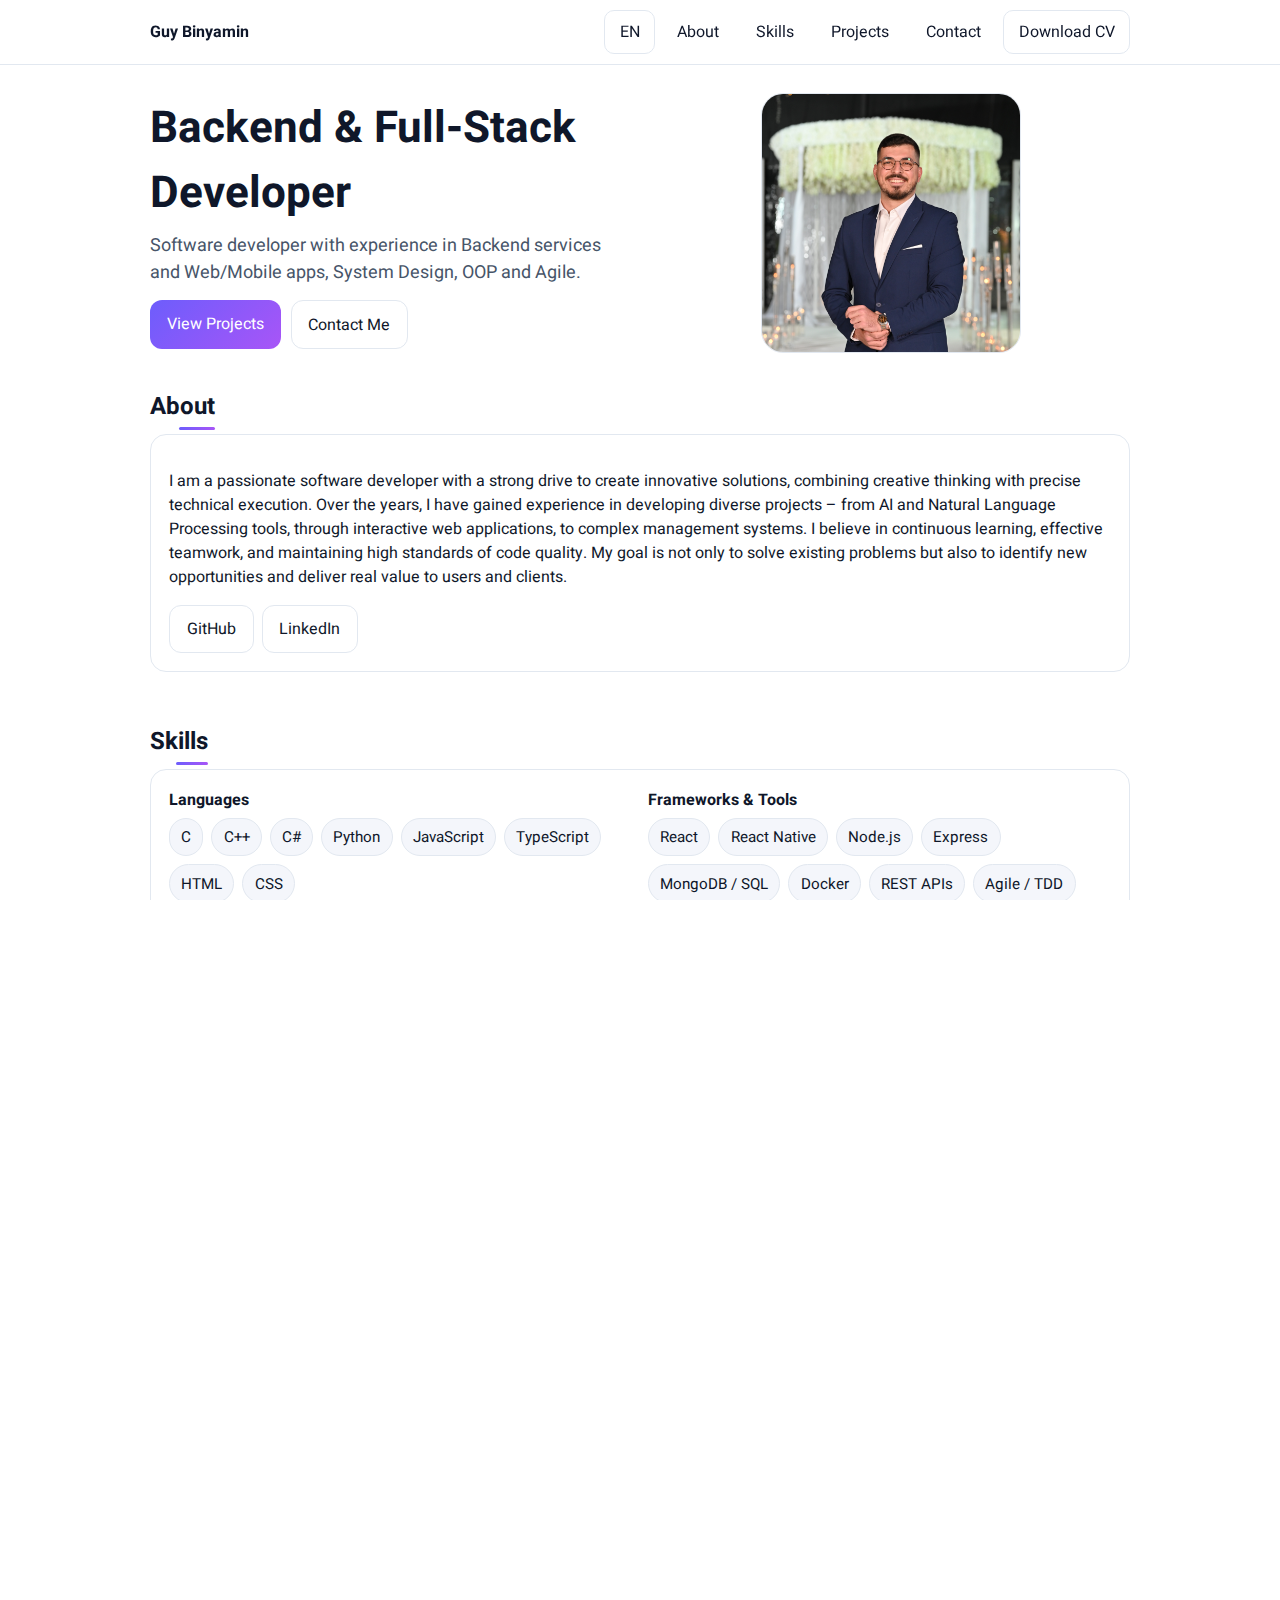
<file: index.html>
<!DOCTYPE html>
<html dir="ltr" lang="en">
<head>
  <meta charset="utf-8"/>
  <meta name="viewport" content="width=device-width, initial-scale=1"/>
  <meta property="og:url" content="https://guybenja.github.io/portfolio/">
  <title>Guy Binyamin · Portfolio</title>
  <meta name="description" content="Guy Binyamin — Backend & Full-Stack Developer"/>
  <link href="https://fonts.googleapis.com/css2?family=Poppins:wght@300;400;500;600&family=Heebo:wght@300;400;500;700&display=swap" rel="stylesheet"/>
  <link rel="stylesheet" href="style.css"/>
  <link rel="icon" href="assets/favicon.ico" type="image/x-icon"/>

    <!-- display/hide by page language (no text shortening) -->
  <style>
    html[lang="en"] .lang-he { display: none; }
    html[lang="he"] .lang-en { display: none; }
  </style>
</head>
<body>
  <div class="topbar">
    <div class="container nav">
      <div class="nav-left"><strong>Guy Binyamin</strong></div>

      <!-- Hamburger (mobile) -->
      <button class="hamburger" id="menuToggle" aria-label="Open menu" aria-expanded="false" aria-controls="primaryNav">
        <span class="hamburger-line"></span>
        <span class="hamburger-line"></span>
        <span class="hamburger-line"></span>
      </button>

      <div class="nav-right" id="primaryNav">
        <a class="btn" href="#" id="langToggle">🇬🇧 EN</a>
        <a href="#about" data-i18n="nav_about">About</a>
        <a href="#skills" data-i18n="nav_skills">Skills</a>
        <a href="#projects" data-i18n="nav_projects">Projects</a>
        <a href="#contact" data-i18n="nav_contact">Contact</a>
        <a class="btn" href="assets/Guy_Binyamin.pdf" target="_blank">Download CV</a>
      </div>
    </div>
  </div>

    <!-- backdrop for side menu -->
  <div class="menu-backdrop" id="menuBackdrop" hidden></div>

  <main class="container fade-scope">
    <!-- Hero -->
    <section class="hero">
      <div>
        <h1 class="title" data-i18n="hero_title">Backend & Full-Stack Developer</h1>
        <p class="subtitle" data-i18n="hero_sub">Software developer with experience in Backend services and Web/Mobile apps, System Design, OOP and Agile.</p>
        <div class="cta">
          <a class="btn primary" data-i18n="cta_projects" href="#projects">View Projects</a>
          <a class="btn" data-i18n="cta_email" href="mailto:guybin56@gmail.com">Contact Me</a>
        </div>
      </div>
      <div style="display:flex; justify-content:center">
        <div class="portrait"><img src="assets/portrait.jpg" alt="Guy portrait" loading="lazy" decoding="async"/></div>
      </div>
    </section>

    <!-- About -->
    <section id="about">
      <h2 class="section-title" data-i18n="about_title">About</h2>
      <div class="card">
        <!-- EN  -->
        <p class="lang-en">
          I am a passionate software developer with a strong drive to create innovative solutions, combining creative thinking with precise technical execution. Over the years, I have gained experience in developing diverse projects – from AI and Natural Language Processing tools, through interactive web applications, to complex management systems. I believe in continuous learning, effective teamwork, and maintaining high standards of code quality. My goal is not only to solve existing problems but also to identify new opportunities and deliver real value to users and clients.
        </p>
        <!-- HE  -->
        <p class="lang-he">
          אני מפתח תוכנה בעל תשוקה אמיתית ליצירת פתרונות חדשניים, עם יכולת לשלב בין חשיבה יצירתית ליישום טכנולוגי מדויק. לאורך הדרך צברתי ניסיון בפיתוח פרויקטים מגוונים – החל מכלים מבוססי בינה מלאכותית ועיבוד שפה טבעית, דרך אתרי אינטרנט אינטראקטיביים, ועד למערכות ניהול מורכבות. אני מאמין בלמידה מתמדת, עבודה בצוות ושמירה על סטנדרטים גבוהים של כתיבת קוד. מטרתי היא לא רק לפתור בעיות קיימות, אלא גם לזהות הזדמנויות חדשות וליצור ערך אמיתי עבור המשתמשים והלקוחות.
        </p>

        <div class="chips" style="margin-top:10px">
          <a class="btn" href="https://github.com/GuyBenja" target="_blank" rel="noopener">GitHub</a>
          <a class="btn" href="https://www.linkedin.com/in/guy-binyamin-1a4323286/" target="_blank" rel="noopener">LinkedIn</a>
        </div>
      </div>
    </section>

    <!-- Skills -->
    <section id="skills">
      <h2 class="section-title" data-i18n="skills_title">Skills</h2>
      <div class="card grid-2">
        <div>
          <strong>Languages</strong>
          <div class="chips">
            <div class="chip">C</div><div class="chip">C++</div><div class="chip">C#</div>
            <div class="chip">Python</div><div class="chip">JavaScript</div><div class="chip">TypeScript</div>
            <div class="chip">HTML</div><div class="chip">CSS</div>
          </div>
        </div>
        <div>
          <strong>Frameworks &amp; Tools</strong>
          <div class="chips">
            <div class="chip">React</div><div class="chip">React Native</div><div class="chip">Node.js</div><div class="chip">Express</div>
            <div class="chip">MongoDB / SQL</div><div class="chip">Docker</div><div class="chip">REST APIs</div><div class="chip">Agile / TDD</div>
          </div>
        </div>
      </div>
    </section>

    <!-- Projects -->
    <section id="projects">
      <h2 class="section-title" data-i18n="projects_title">Projects</h2>
      <div class="projects">
        <div class="project card">
          <h3>Near Synonyms — NLP + LLM Learning App</h3>

          <!-- EN (מלא) -->
          <p class="lang-en">
            A research-driven learning tool that helps users choose the most context-appropriate near-synonym. We combine NLP with LLMs and use perplexity/probabilities to select representative sentences from a large corpus and to evaluate which word best fits the context. Includes a practice/quiz flow and LLM-based explanations for why one word fits better than another.
          </p>
          <!-- HE (מלא) -->
          <p class="lang-he">
            כלי לימוד מחקרי המסייע למשתמשים לבחור את המילה הכמעט-נרדפת המתאימה ביותר להקשר. משלב NLP עם LLM וחישובי perplexity/הסתברות כדי לבחור משפטים מייצגים ממאגר גדול ולהעריך איזו מילה מתאימה ביותר. כולל תרגול/בחינה והסברים מבוססי LLM מדוע מילה אחת מתאימה יותר מהאחרת.
          </p>

          <div class="tags">
            <span class="tag">React Native</span><span class="tag">Node.js</span><span class="tag">OpenAI</span><span class="tag">Python</span><span class="tag">AWS</span>
          </div>
          <div class="actions">
            <a class="btn primary" href="assets/near_synonyms_demo.mp4" target="_blank" data-i18n="btn_view_video" rel="noopener">Watch Video</a>
            <a class="btn" href="https://github.com/GuyBenja/NearSynonymsProject" target="_blank" data-i18n="btn_view_code" rel="noopener">View Code</a>
            <a class="btn" href="assets/near_synonyms_poster.jpg" target="_blank" data-i18n="btn_view_poster" rel="noopener">View Poster</a>
          </div>
        </div>

        <div class="project card">
          <h3>Financial Landing Page</h3>

          <!-- EN (מלא) -->
          <p class="lang-en">
            A clean marketing landing page for independent pension advisors, built with HTML/CSS/JS and deployed on GitHub Pages.
          </p>
          <!-- HE (מלא) -->
          <p class="lang-he">
            דף נחיתה שיווקי נקי עבור יועצים פנסיוניים עצמאיים, נבנה ב-HTML/CSS/JS ופורס ב-GitHub Pages.
          </p>

          <div class="tags">
            <span class="tag">HTML</span><span class="tag">CSS</span><span class="tag">JavaScript</span><span class="tag">GitHub Pages</span>
          </div>
          <div class="actions">
            <a class="btn primary" href="https://guybenja.github.io/financial-landing/" target="_blank" data-i18n="btn_live_demo" rel="noopener">Live Demo</a>
            <a class="btn" href="https://github.com/GuyBenja/financial-landing" target="_blank" data-i18n="btn_view_code" rel="noopener">View Code</a>
          </div>
        </div>

        <div class="project card">
          <h3>Project #3 — Coming Soon</h3>
            <p class="lang-en">Details coming soon.</p>
          <div class="tags"><span class="tag">TBD</span></div>
        </div>
      </div>
    </section>

    <!-- Contact -->
    <section id="contact">
      <h2 class="section-title" data-i18n="contact_title">Contact</h2>
      <div class="contact-wrap">
        <div class="card">
          <!-- EN -->
          <p class="muted lang-en" data-i18n="contact_intro">Leave your details and I’ll get back to you.</p>
          <!-- HE -->
          <p class="muted lang-he">השאירו פרטים ונחזור אליכם בהקדם.</p>

          <form class="form" method="POST" action="https://formspree.io/f/manoyjzq">
            <input class="input" type="text" name="name" placeholder="Full Name / שם מלא" required/>
            <input class="input" type="email" name="email" placeholder="Email / דואר אלקטרוני" required/>
            <input class="input" type="tel" name="phone" placeholder="Phone / טלפון"/>
            <textarea class="textarea" name="message" placeholder="Message / הודעה" rows="4"></textarea>
            <button class="btn primary submit-full" type="submit" data-i18n="btn_send">Send Message</button>
          </form>
        </div>
        <div class="card contact-info">
          <div data-i18n="contact_info_title" style="font-weight:600; margin-bottom:6px">Contact Information</div>
          <div class="info-row"><span class="ico">✉️</span><a href="mailto:guybin56@gmail.com">guybin56@gmail.com</a></div>
          <div class="info-row"><span class="ico">📞</span><a href="tel:0509034335">050-9034335</a></div>
          <div class="info-row"><span class="ico">📍</span><span data-i18n="contact_location">Center District, Israel</span></div>
          <div class="socials">
            <!-- LinkedIn icon -->
            <a class="li" href="https://www.linkedin.com/in/guy-binyamin-1a4323286/" target="_blank" aria-label="LinkedIn" rel="noopener">
                <svg aria-hidden="true" width="22" height="22" viewBox="0 0 24 24" fill="currentColor">
                <path d="M19 3A2 2 0 0 1 21 5V19A2 2 0 0 1 19 21H5A2 2 0 0 1 3 19V5A2 2 0 0 1 5 3H19M8.34 17V10.67H6.11V17H8.34M7.23 9.61C8 9.61 8.6 9 8.6 8.27C8.6 7.54 8 6.93 7.23 6.93C6.46 6.93 5.86 7.54 5.86 8.27C5.86 9 6.46 9.61 7.23 9.61M18 17V13.56C18 11.67 16.98 10.74 15.42 10.74C14.3 10.74 13.65 11.35 13.38 11.85H13.34V10.67H11.17V17H13.44V13.89C13.44 12.88 13.62 11.91 14.86 11.91C16.08 11.91 16.09 12.98 16.09 13.96V17H18Z"/>
                </svg>
            </a>
            <!-- GitHub icon -->
            <a class="gh" href="https://github.com/GuyBenja" target="_blank" aria-label="GitHub" rel="noopener">
                <svg aria-hidden="true" width="22" height="22" viewBox="0 0 24 24" fill="currentColor">
                <path d="M12 2C6.48 2 2 6.58 2 12.26c0 4.51 2.87 8.33 6.84 9.68.5.1.68-.22.68-.49 0-.24-.01-.87-.01-1.71-2.78.62-3.37-1.2-3.37-1.2-.45-1.18-1.11-1.5-1.11-1.5-.9-.63.07-.62.07-.62 1 .07 1.53 1.06 1.53 1.06.9 1.57 2.37 1.12 2.95.86.09-.67.35-1.12.63-1.38-2.22-.26-4.56-1.14-4.56-5.09 0-1.12.39-2.04 1.04-2.76-.1-.26-.45-1.3.1-2.72 0 0 .84-.27 2.75 1.05a9.28 9.28 0 0 1 5 0c1.9-1.32 2.74-1.05 2.74-1.05.56 1.42.21 2.46.11 2.72.66.72 1.04 1.64 1.04 2.76 0 3.96-2.34 4.81-4.57 5.07.36.32.67.95.67 1.92 0 1.39-.01 2.51-.01 2.85 0 .27.18.6.69.49A10.05 10.05 0 0 0 22 12.26C22 6.58 17.52 2 12 2Z"/>
                </svg>
            </a>
            </div>

        </div>
      </div>
    </section>
  </main>

  <footer style="text-align:center; padding:15px; background-color:#0a0a0a; color:#ccc; font-size:14px;">
    © Guy Binyamin. All rights reserved. ·
    <a href="privacy.html" style="color:#ccc; text-decoration:underline; text-underline-offset:2px">Privacy</a>
  </footer>

  <script src="script.js" defer></script>
</body>
</html>
</file>
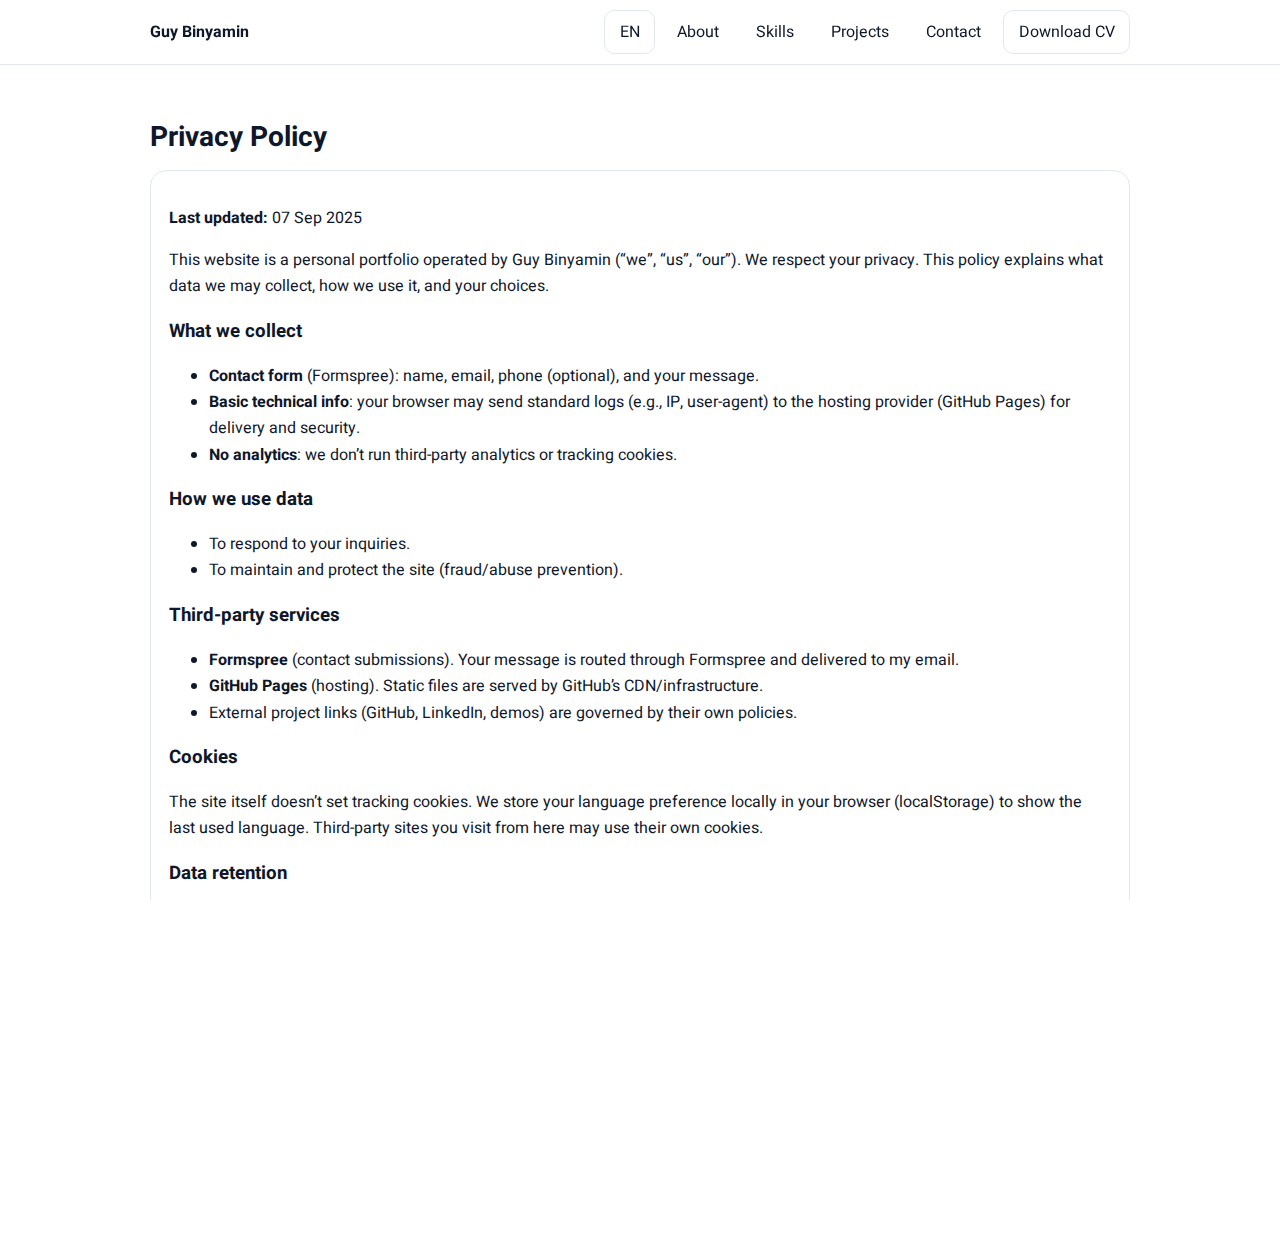
<file: privacy.html>
<!DOCTYPE html>
<html dir="ltr" lang="en">
<head>
  <meta charset="utf-8"/>
  <meta name="viewport" content="width=device-width, initial-scale=1"/>
  <meta property="og:url" content="https://guybenja.github.io/portfolio/privacy.html">
  <title>Privacy · Guy Binyamin</title>
  <meta name="description" content="Privacy Policy for Guy Binyamin portfolio site."/>
  <link href="https://fonts.googleapis.com/css2?family=Poppins:wght@300;400;500;600&family=Heebo:wght@300;400;500;700&display=swap" rel="stylesheet"/>
  <link rel="stylesheet" href="style.css"/>
  <link rel="icon" href="assets/favicon.ico" type="image/x-icon"/>

  <!-- display/hide by page language (no text shortening) -->
  <style>
    html[lang="en"] .lang-he { display: none; }
    html[lang="he"] .lang-en { display: none; }
  </style>
</head>
<body>
  <!-- Topbar ( navigation) -->
  <div class="topbar">
    <div class="container nav">
      <div class="nav-left"><strong>Guy Binyamin</strong></div>

      <!-- Hamburger (mobile) -->
      <button class="hamburger" id="menuToggle" aria-label="Open menu" aria-expanded="false" aria-controls="primaryNav">
        <span class="hamburger-line"></span>
        <span class="hamburger-line"></span>
        <span class="hamburger-line"></span>
      </button>

      <div class="nav-right" id="primaryNav">
        <a class="btn" href="#" id="langToggle">🇬🇧 EN</a>
        <!-- Navigation links -->
        <a href="index.html#about" data-i18n="nav_about">About</a>
        <a href="index.html#skills" data-i18n="nav_skills">Skills</a>
        <a href="index.html#projects" data-i18n="nav_projects">Projects</a>
        <a href="index.html#contact" data-i18n="nav_contact">Contact</a>
        <a class="btn" href="assets/Guy_Binyamin.pdf" target="_blank" rel="noopener">Download CV</a>
      </div>
    </div>
  </div>

  <!-- backdrop for side menu -->
  <div class="menu-backdrop" id="menuBackdrop" hidden></div>

  <main class="container" style="padding-top:26px">
    <section>
      <h1 class="title" style="font-size:28px; margin-bottom:12px">
        <span class="lang-en">Privacy Policy</span>
        <span class="lang-he">מדיניות פרטיות</span>
      </h1>
      <div class="card" style="line-height:1.65">
        <!-- ===== EN ===== -->
        <div class="lang-en">
          <p><strong>Last updated:</strong> 07 Sep 2025</p>

          <p>
            This website is a personal portfolio operated by Guy Binyamin (“we”, “us”, “our”). We respect your privacy.
            This policy explains what data we may collect, how we use it, and your choices.
          </p>

          <h3 style="margin:14px 0 8px">What we collect</h3>
          <ul>
            <li><strong>Contact form</strong> (Formspree): name, email, phone (optional), and your message.</li>
            <li><strong>Basic technical info</strong>: your browser may send standard logs (e.g., IP, user-agent) to the hosting provider (GitHub Pages) for delivery and security.</li>
            <li><strong>No analytics</strong>: we don’t run third-party analytics or tracking cookies.</li>
          </ul>

          <h3 style="margin:14px 0 8px">How we use data</h3>
          <ul>
            <li>To respond to your inquiries.</li>
            <li>To maintain and protect the site (fraud/abuse prevention).</li>
          </ul>

          <h3 style="margin:14px 0 8px">Third-party services</h3>
          <ul>
            <li><strong>Formspree</strong> (contact submissions). Your message is routed through Formspree and delivered to my email.</li>
            <li><strong>GitHub Pages</strong> (hosting). Static files are served by GitHub’s CDN/infrastructure.</li>
            <li>External project links (GitHub, LinkedIn, demos) are governed by their own policies.</li>
          </ul>

          <h3 style="margin:14px 0 8px">Cookies</h3>
          <p>
            The site itself doesn’t set tracking cookies. We store your language preference locally in your browser (localStorage) to show the last used language. Third-party sites you visit from here may use their own cookies.
          </p>

          <h3 style="margin:14px 0 8px">Data retention</h3>
          <p>
            Contact messages may be retained for as long as needed to communicate with you and maintain records. You can ask to delete them at any time.
          </p>

          <h3 style="margin:14px 0 8px">Your rights & contact</h3>
          <p>
            To access, update, or request deletion of your contact message, email:
            <a href="mailto:guybin56@gmail.com">guybin56@gmail.com</a>.
          </p>

          <h3 style="margin:14px 0 8px">Changes</h3>
          <p>
            We may update this policy from time to time. The “Last updated” date will reflect the latest version.
          </p>
        </div>

        <!-- ===== HE ===== -->
        <div class="lang-he" dir="rtl">
          <p><strong>עודכן לאחרונה:</strong> 07 בספטמבר 2025</p>

          <p>
            אתר זה הוא פורטפוליו אישי המופעל על-ידי גיא בנימין (“אנחנו”). אנו מכבדים את פרטיותך.
            מסמך זה מסביר אילו נתונים עשויים להיאסף, כיצד אנו משתמשים בהם, ומהן הבחירות שלך.
          </p>

          <h3 style="margin:14px 0 8px">אילו נתונים נאספים</h3>
          <ul>
            <li><strong>טופס יצירת קשר</strong> (Formspree): שם, אימייל, טלפון (אופציונלי) ותוכן ההודעה.</li>
            <li><strong>מידע טכני בסיסי</strong>: הדפדפן שלך עשוי לשלוח נתוני לוג סטנדרטיים (כגון IP ו-user-agent) לספק האחסון (GitHub Pages) לצורך אבטחה והעברת התוכן.</li>
            <li><strong>ללא אנליטיקה</strong>: האתר אינו מפעיל כלי אנליטיקה או עוגיות מעקב של צד שלישי.</li>
          </ul>

          <h3 style="margin:14px 0 8px">כיצד נעשה שימוש בנתונים</h3>
          <ul>
            <li>מענה לפניות שלך.</li>
            <li>תחזוקה והגנה על האתר (מניעת הונאה/שימוש לרעה).</li>
          </ul>

          <h3 style="margin:14px 0 8px">שירותי צד שלישי</h3>
          <ul>
            <li><strong>Formspree</strong> (שליחת הודעות יצירת קשר) – ההודעה מנותבת דרך Formspree ונשלחת אל תיבת האימייל שלי.</li>
            <li><strong>GitHub Pages</strong> (אחסון) – קבצים סטטיים מוגשים באמצעות התשתית של GitHub.</li>
            <li>קישורים חיצוניים (GitHub, LinkedIn, דמואים) כפופים למדיניות הפרטיות של אותם אתרים.</li>
          </ul>

          <h3 style="margin:14px 0 8px">עוגיות (Cookies)</h3>
          <p>
            האתר עצמו אינו יוצר עוגיות מעקב. אנו שומרים את העדפת השפה שלך באופן מקומי בדפדפן (localStorage) כדי להציג את השפה האחרונה שבה השתמשת.
            אתרי צד שלישי שאליהם תנווט מכאן עשויים להשתמש בעוגיות משלהם.
          </p>

          <h3 style="margin:14px 0 8px">שמירת נתונים</h3>
          <p>
            הודעות יצירת קשר עשויות להישמר כל עוד נדרש לצורך תקשורת ותיעוד. ניתן לבקש מחיקה בכל עת.
          </p>

          <h3 style="margin:14px 0 8px">הזכויות שלך ויצירת קשר</h3>
          <p>
            לבקשת גישה, עדכון או מחיקה של הודעתך, ניתן לפנות אל:
            <a href="mailto:guybin56@gmail.com">guybin56@gmail.com</a>.
          </p>

          <h3 style="margin:14px 0 8px">שינויים</h3>
          <p>
            מעת לעת ייתכנו עדכונים למדיניות זו. התאריך “עודכן לאחרונה” ישקף את הגרסה העדכנית.
          </p>
        </div>
      </div>
    </section>
  </main>

  <footer style="text-align:center; padding:15px; background-color:#0a0a0a; color:#ccc; font-size:14px;">
    © Guy Binyamin. All rights reserved. ·
    <a href="privacy.html" style="color:#ccc; text-decoration:underline; text-underline-offset:2px">Privacy</a>
  </footer>

  <script src="script.js" defer></script>
</body>
</html>
</file>
<file: style.css>
:root {
  --bg:#0b1020; --fg:#e5e7eb; --muted:#94a3b8;
  --accent:#6d5dfc; --accent2:#a855f7; --line:#1f2947; --card:#0f162f;
  --pill:#121b3a;
}
@media (prefers-color-scheme: light){
  :root{ --bg:#ffffff; --fg:#0f172a; --muted:#475569; --line:#e2e8f0; --card:#ffffff; --pill:#f4f6fb; }
}
*{box-sizing:border-box}
html,body{margin:0;height:100%; overflow-x:hidden}
body{font-family:Heebo, Poppins, system-ui, Arial, sans-serif; background:var(--bg); color:var(--fg)}
a{color:inherit; text-decoration:none}
img{max-width:100%; display:block}
.container{width:min(980px,94%); margin-inline:auto}

/* Topbar */
.topbar{position:sticky; top:0; background:rgba(11,16,32,.65); border-bottom:1px solid var(--line); backdrop-filter:blur(10px); z-index:50}
@media (prefers-color-scheme: light){ .topbar{background:rgba(255,255,255,.7)} }
.nav{display:flex; align-items:center; justify-content:space-between; padding:10px 0}
.nav-right{display:flex; gap:8px; align-items:center; flex-wrap:wrap}
.nav-right a{padding:.55rem .9rem; border-radius:10px}
.nav-right a:hover{background:linear-gradient(135deg, rgba(109,93,252,.12), rgba(168,85,247,.12))}
#langToggle{border:1px solid var(--line)}

/* Hero */
.hero{display:grid; grid-template-columns: 1fr 1fr; gap:24px; padding:28px 0 10px; align-items:center}
@media (max-width:900px){ .hero{grid-template-columns:1fr} }
.portrait{width:260px; height:260px; border-radius:22px; overflow:hidden; border:1px solid var(--line); margin-inline:auto}
.portrait img{width:100%; height:100%; object-fit:cover; object-position:center top}
.title{font-size:clamp(28px, 4.4vw, 44px); margin:0 0 6px; font-weight:700}
.subtitle{margin:0; color:var(--muted); font-size:clamp(16px, 2vw, 18px)}
.cta{display:flex; gap:10px; flex-wrap:wrap; margin-top:14px}
.btn{padding:.7rem 1.05rem; border-radius:12px; border:1px solid var(--line)}
.btn.primary{border:none; color:white; background:linear-gradient(135deg, var(--accent), var(--accent2))}

/* Sections */
section{padding:26px 0}
.section-title{font-size:24px; margin:0 0 10px; position:relative; display:inline-block}
.section-title:after{content:''; position:absolute; bottom:-6px; right:0; width:56%; height:3px; background:linear-gradient(90deg, var(--accent), var(--accent2)); border-radius:3px}
.card{background:var(--card); border:1px solid var(--line); border-radius:16px; padding:18px}
.grid-2{display:grid; grid-template-columns:1fr 1fr; gap:16px}
@media (max-width:900px){ .grid-2{grid-template-columns:1fr} }
.chips{display:flex; gap:8px; flex-wrap:wrap; margin-top:6px}
.chip{border:1px solid var(--line); border-radius:999px; padding:.45rem .7rem; font-size:.95rem; background:var(--pill)}

/* Projects */
.projects{display:grid; grid-template-columns:1fr 1fr; gap:16px}
@media (max-width:900px){ .projects{grid-template-columns:1fr} }
.project .thumb{display:none}
.project h3{margin:4px 0 8px; font-size:1.15rem}
.project p{margin:0 0 8px}
.tags{display:flex; gap:8px; flex-wrap:wrap; margin:4px 0}
.tag{font-size:.85rem; padding:.25rem .55rem; border-radius:999px; background:rgba(109,93,252,.1)}
.project .actions{display:flex; gap:8px; margin-top:8px; flex-wrap:wrap}

/* Contact */
.contact-wrap{display:grid; grid-template-columns:1.2fr .8fr; gap:16px}
@media (max-width:900px){ .contact-wrap{grid-template-columns:1fr} }
.form{display:grid; gap:10px}
.input,.textarea{width:100%; border-radius:10px; border:1px solid var(--line); background:#fff; color:#0f172a; padding:.75rem .9rem; font:inherit}
.input:focus,.textarea:focus{outline:none; box-shadow:0 0 0 3px rgba(109,93,252,.25); border-color:transparent}
.submit-full{width:100%}
.contact-info{display:flex; flex-direction:column; gap:12px; justify-content:center}
.info-row{display:flex; align-items:center; gap:10px; color:var(--fg)}
.info-row .ico{width:22px; height:22px; display:inline-flex; align-items:center; justify-content:center}
.socials{display:flex; gap:14px; margin-top:8px}
.socials a{width:44px; height:44px; border-radius:50%; display:flex; align-items:center; justify-content:center; color:#fff}
.socials a.gh{background:#333}
.socials a.li{background:#0077b5}
.socials a svg { display:block; }

footer{padding:30px 0; color:var(--muted); font-size:.95rem; border-top:1px solid var(--line)}

/* Anchors & fades */
:target{scroll-margin-top:70px}
.fade-scope{transition:opacity .3s ease;}
.fade-out{opacity:0!important;}
.fade-in{opacity:1!important;}

/* ===== Hamburger menu ===== */
body.no-scroll { overflow: hidden; }

.hamburger {
  display: none;
  border: 1px solid var(--line);
  background: transparent;
  color: var(--fg);
  border-radius: 10px;
  padding: .55rem .7rem;
  cursor: pointer;
  align-items: center;
  justify-content: center;
  gap: 5px;
}
.hamburger-line {
  width: 22px;
  height: 2px;
  background: currentColor;
  border-radius: 2px;
  display: block;
}

.menu-backdrop {
  position: fixed; inset: 0;
  background: rgba(0,0,0,.45);
  backdrop-filter: blur(2px);
  z-index: 45;
}

@media (max-width: 768px) {
  .hamburger { display: inline-flex; }

  .nav-right {
    position: fixed;
    top: 56px;
    right: 0;
    width: min(86vw, 360px);
    height: calc(100dvh - 56px);
    background: var(--card);
    border-left: 1px solid var(--line);
    border-top: 1px solid var(--line);
    padding: 12px;
    display: flex;
    flex-direction: column;
    gap: 8px;
    transform: translateX(100%);
    transition: transform .25s ease;
    z-index: 50;
  }
  .nav-right.open { transform: translateX(0); }

  [dir="rtl"] .nav-right {
    right: auto; left: 0;
    border-left: none; border-right: 1px solid var(--line);
    transform: translateX(-100%);
  }
  [dir="rtl"] .nav-right.open { transform: translateX(0); }
}

/* --- Hamburger -> X animation --- */
.hamburger { position: relative; width: 40px; height: 36px; }
.hamburger-line {
  position: absolute; left: 50%;
  width: 22px; height: 2px; transform: translateX(-50%);
  transition: transform .2s ease, opacity .2s ease, top .2s ease;
}
.hamburger-line:nth-child(1) { top: 10px; }
.hamburger-line:nth-child(2) { top: 17px; }
.hamburger-line:nth-child(3) { top: 24px; }

/* When open, transform lines to form an "X" */
.hamburger.is-open .hamburger-line:nth-child(1) {
  top: 17px; transform: translateX(-50%) rotate(45deg);
}
.hamburger.is-open .hamburger-line:nth-child(2) { opacity: 0; }
.hamburger.is-open .hamburger-line:nth-child(3) {
  top: 17px; transform: translateX(-50%) rotate(-45deg);
}

/* ===== End Hamburger menu ===== */
</file>
